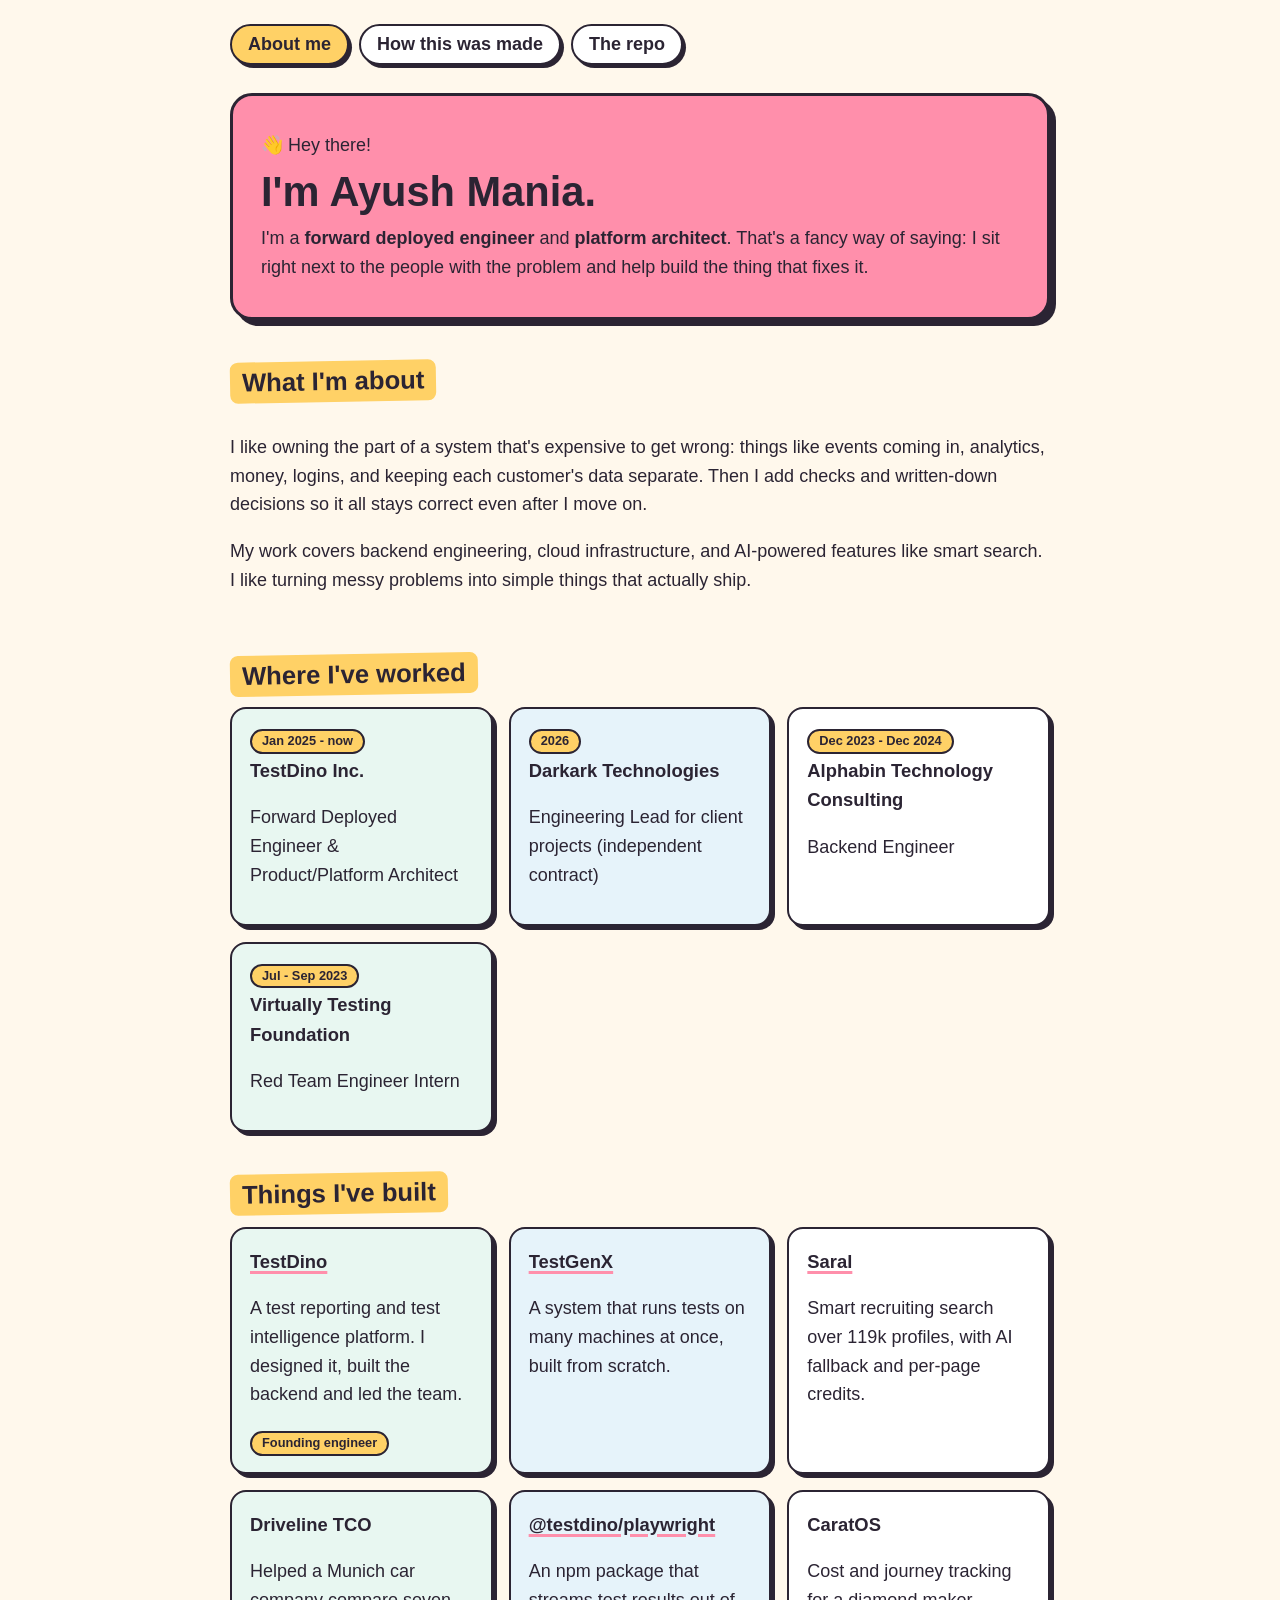
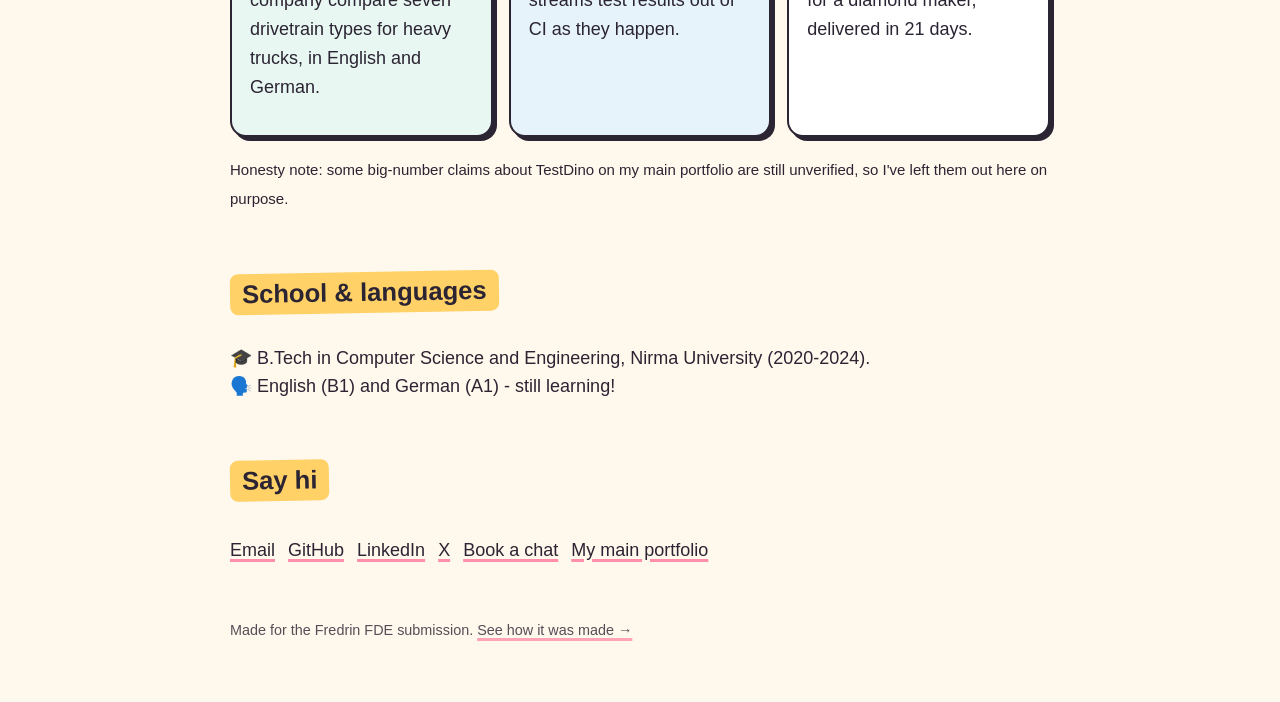
<file: index.html>
<!doctype html>
<html lang="en">
<head>
<meta charset="utf-8">
<meta name="viewport" content="width=device-width,initial-scale=1">
<title>Hi, I'm Ayush Mania</title>
<meta name="description" content="Ayush Mania - forward deployed engineer and platform architect. A casual About Me page.">
<link rel="stylesheet" href="assets/style.css">
</head>
<body>
<div class="wrap">
<nav><a class="here" href="index.html">About me</a><a href="work.html">How this was made</a><a href="https://github.com/ayush-mania/fredrin-ayush-portfolio">The repo</a></nav>

<header class="hero">
<p><span class="wave">👋</span> Hey there!</p>
<h1>I'm Ayush Mania.</h1>
<p>I'm a <strong>forward deployed engineer</strong> and <strong>platform architect</strong>. That's a fancy way of saying: I sit right next to the people with the problem and help build the thing that fixes it.</p>
</header>

<h2>What I'm about</h2>
<p>I like owning the part of a system that's expensive to get wrong: things like events coming in, analytics, money, logins, and keeping each customer's data separate. Then I add checks and written-down decisions so it all stays correct even after I move on.</p>
<p>My work covers backend engineering, cloud infrastructure, and AI-powered features like smart search. I like turning messy problems into simple things that actually ship.</p>

<h2>Where I've worked</h2>
<div class="cards">
<div class="card"><span class="tag">Jan 2025 - now</span><h3>TestDino Inc.</h3><p>Forward Deployed Engineer &amp; Product/Platform Architect</p></div>
<div class="card"><span class="tag">2026</span><h3>Darkark Technologies</h3><p>Engineering Lead for client projects (independent contract)</p></div>
<div class="card"><span class="tag">Dec 2023 - Dec 2024</span><h3>Alphabin Technology Consulting</h3><p>Backend Engineer</p></div>
<div class="card"><span class="tag">Jul - Sep 2023</span><h3>Virtually Testing Foundation</h3><p>Red Team Engineer Intern</p></div>
</div>

<h2>Things I've built</h2>
<div class="cards">
<div class="card"><h3><a href="https://www.testdino.com">TestDino</a></h3><p>A test reporting and test intelligence platform. I designed it, built the backend and led the team.</p><span class="tag">Founding engineer</span></div>
<div class="card"><h3><a href="https://www.testgenx.com">TestGenX</a></h3><p>A system that runs tests on many machines at once, built from scratch.</p></div>
<div class="card"><h3><a href="https://www.saralhire.ai">Saral</a></h3><p>Smart recruiting search over 119k profiles, with AI fallback and per-page credits.</p></div>
<div class="card"><h3>Driveline TCO</h3><p>Helped a Munich car company compare seven drivetrain types for heavy trucks, in English and German.</p></div>
<div class="card"><h3><a href="https://www.npmjs.com/package/@testdino/playwright">@testdino/playwright</a></h3><p>An npm package that streams test results out of CI as they happen.</p></div>
<div class="card"><h3>CaratOS</h3><p>Cost and journey tracking for a diamond maker, delivered in 21 days.</p></div>
</div>
<p><small>Honesty note: some big-number claims about TestDino on my main portfolio are still unverified, so I've left them out here on purpose.</small></p>

<h2>School &amp; languages</h2>
<p>🎓 B.Tech in Computer Science and Engineering, Nirma University (2020-2024).<br>🗣️ English (B1) and German (A1) - still learning!</p>

<h2>Say hi</h2>
<p class="links">
<a href="mailto:ayushmania300@gmail.com">Email</a>
<a href="https://github.com/ayush-mania">GitHub</a>
<a href="https://www.linkedin.com/in/ayushmania">LinkedIn</a>
<a href="https://www.x.com/mania_ayush">X</a>
<a href="https://cal.com/ayushmania">Book a chat</a>
<a href="https://ayush-mania.vercel.app">My main portfolio</a>
</p>

<footer>Made for the Fredrin FDE submission. <a href="work.html">See how it was made →</a></footer>
</div>
</body>
</html>
</file>
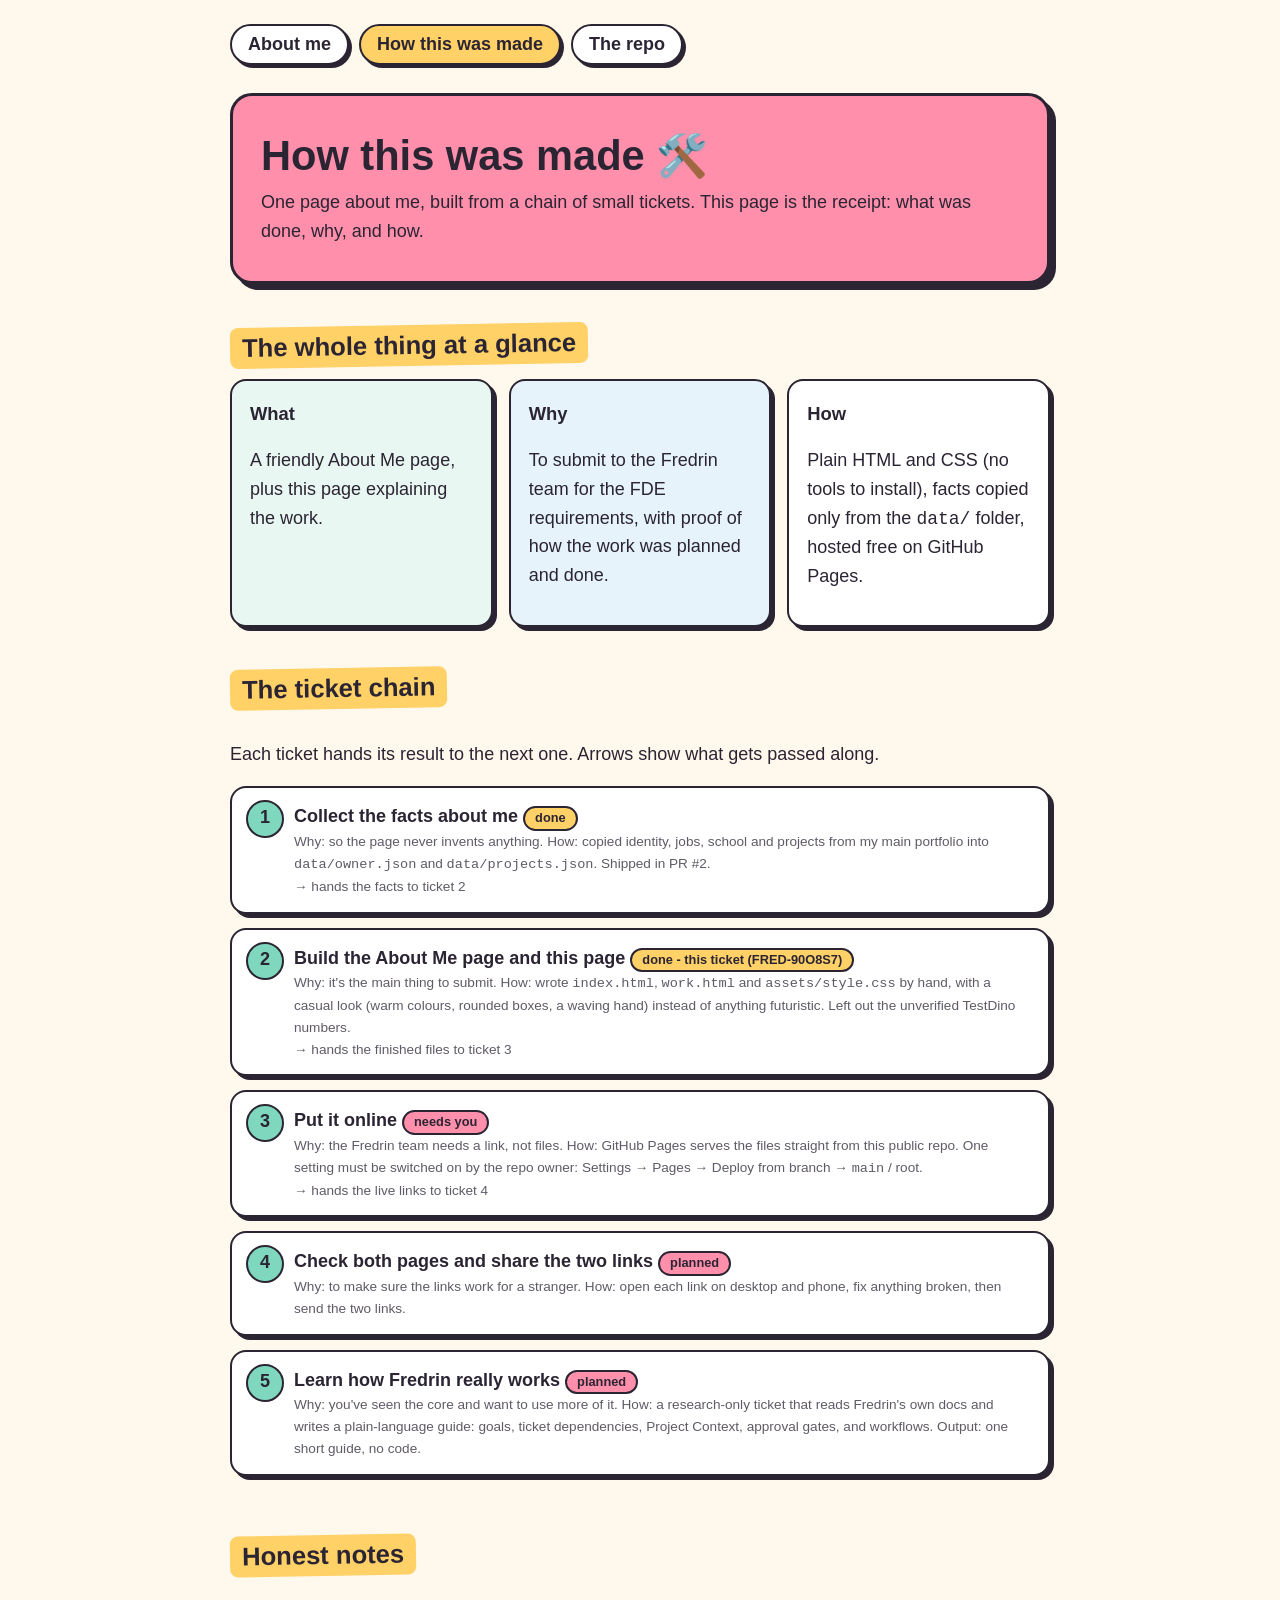
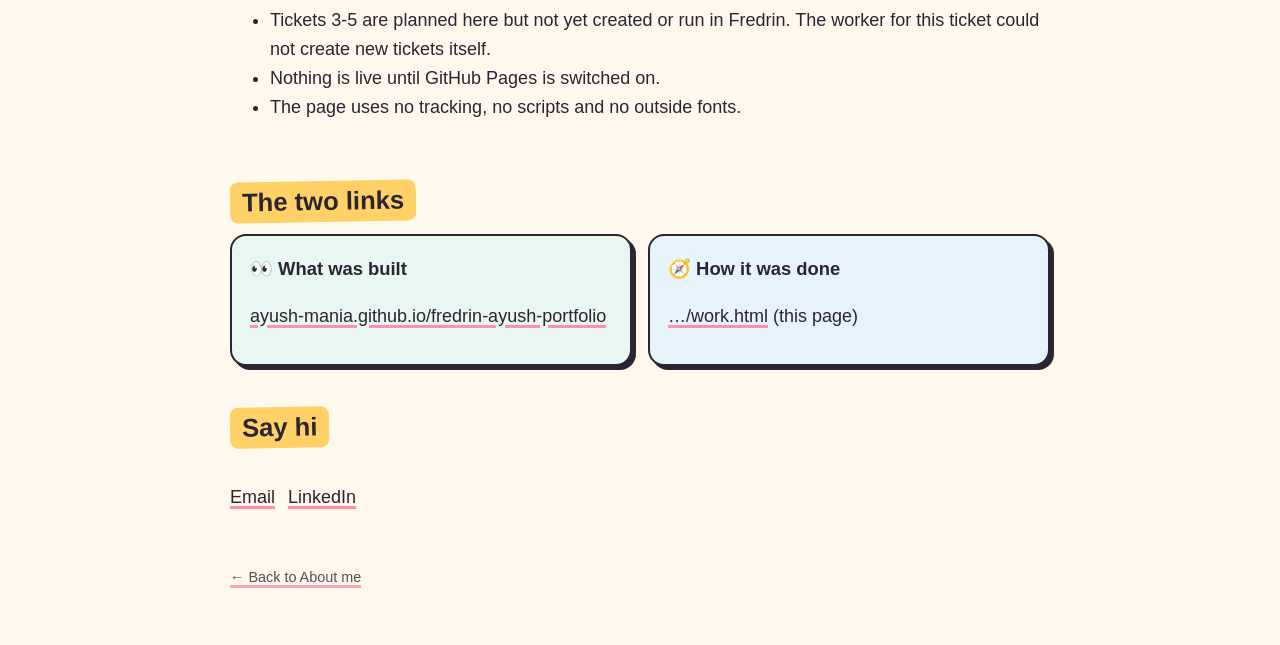
<file: work.html>
<!doctype html>
<html lang="en">
<head>
<meta charset="utf-8">
<meta name="viewport" content="width=device-width,initial-scale=1">
<title>How this was made - Ayush's About Me</title>
<link rel="stylesheet" href="assets/style.css">
</head>
<body>
<div class="wrap">
<nav><a href="index.html">About me</a><a class="here" href="work.html">How this was made</a><a href="https://github.com/ayush-mania/fredrin-ayush-portfolio">The repo</a></nav>

<header class="hero">
<h1>How this was made 🛠️</h1>
<p>One page about me, built from a chain of small tickets. This page is the receipt: what was done, why, and how.</p>
</header>

<h2>The whole thing at a glance</h2>
<div class="cards">
<div class="card"><h3>What</h3><p>A friendly About Me page, plus this page explaining the work.</p></div>
<div class="card"><h3>Why</h3><p>To submit to the Fredrin team for the FDE requirements, with proof of how the work was planned and done.</p></div>
<div class="card"><h3>How</h3><p>Plain HTML and CSS (no tools to install), facts copied only from the <code>data/</code> folder, hosted free on GitHub Pages.</p></div>
</div>

<h2>The ticket chain</h2>
<p>Each ticket hands its result to the next one. Arrows show what gets passed along.</p>
<ol class="steps">
<li><strong>Collect the facts about me</strong> <span class="tag">done</span>
<span class="arrow">Why: so the page never invents anything. How: copied identity, jobs, school and projects from my main portfolio into <code>data/owner.json</code> and <code>data/projects.json</code>. Shipped in PR #2.</span>
<span class="arrow">→ hands the facts to ticket 2</span></li>
<li><strong>Build the About Me page and this page</strong> <span class="tag">done - this ticket (FRED-90O8S7)</span>
<span class="arrow">Why: it's the main thing to submit. How: wrote <code>index.html</code>, <code>work.html</code> and <code>assets/style.css</code> by hand, with a casual look (warm colours, rounded boxes, a waving hand) instead of anything futuristic. Left out the unverified TestDino numbers.</span>
<span class="arrow">→ hands the finished files to ticket 3</span></li>
<li><strong>Put it online</strong> <span class="tag warn">needs you</span>
<span class="arrow">Why: the Fredrin team needs a link, not files. How: GitHub Pages serves the files straight from this public repo. One setting must be switched on by the repo owner: Settings → Pages → Deploy from branch → <code>main</code> / root.</span>
<span class="arrow">→ hands the live links to ticket 4</span></li>
<li><strong>Check both pages and share the two links</strong> <span class="tag warn">planned</span>
<span class="arrow">Why: to make sure the links work for a stranger. How: open each link on desktop and phone, fix anything broken, then send the two links.</span></li>
<li><strong>Learn how Fredrin really works</strong> <span class="tag warn">planned</span>
<span class="arrow">Why: you've seen the core and want to use more of it. How: a research-only ticket that reads Fredrin's own docs and writes a plain-language guide: goals, ticket dependencies, Project Context, approval gates, and workflows. Output: one short guide, no code.</span></li>
</ol>

<h2>Honest notes</h2>
<ul>
<li>Tickets 3-5 are planned here but not yet created or run in Fredrin. The worker for this ticket could not create new tickets itself.</li>
<li>Nothing is live until GitHub Pages is switched on.</li>
<li>The page uses no tracking, no scripts and no outside fonts.</li>
</ul>

<h2>The two links</h2>
<div class="cards">
<div class="card"><h3>👀 What was built</h3><p><a href="https://ayush-mania.github.io/fredrin-ayush-portfolio/">ayush-mania.github.io/fredrin-ayush-portfolio</a></p></div>
<div class="card"><h3>🧭 How it was done</h3><p><a href="https://ayush-mania.github.io/fredrin-ayush-portfolio/work.html">…/work.html</a> (this page)</p></div>
</div>

<h2>Say hi</h2>
<p class="links">
<a href="mailto:ayushmania300@gmail.com">Email</a>
<a href="https://www.linkedin.com/in/ayushmania">LinkedIn</a>
</p>

<footer><a href="index.html">← Back to About me</a></footer>
</div>
</body>
</html>
</file>
<file: assets/style.css>
:root{--paper:#fff8ec;--ink:#2b2433;--pink:#ff8fab;--yellow:#ffd166;--mint:#7fd8be;--sky:#8ecae6;--card:#ffffff}
*{box-sizing:border-box}
body{margin:0;background:var(--paper);color:var(--ink);font-family:"Comic Neue","Trebuchet MS","Segoe UI",sans-serif;font-size:18px;line-height:1.6}
a{color:var(--ink);text-decoration-color:var(--pink);text-decoration-thickness:3px;text-underline-offset:3px}
a:hover{background:var(--yellow)}
.wrap{max-width:860px;margin:0 auto;padding:24px 20px 60px}
nav{display:flex;gap:10px;flex-wrap:wrap;margin-bottom:28px}
nav a{border:2.5px solid var(--ink);border-radius:999px;padding:4px 16px;text-decoration:none;background:var(--card);font-weight:700;box-shadow:3px 3px 0 var(--ink)}
nav a.here{background:var(--yellow)}
h1{font-size:2.6rem;line-height:1.15;margin:.2em 0}
h2{font-size:1.6rem;margin:1.6em 0 .5em;display:inline-block;background:var(--yellow);padding:0 12px;border-radius:8px;transform:rotate(-1deg)}
.hero{background:var(--pink);border:3px solid var(--ink);border-radius:22px;padding:28px;box-shadow:6px 6px 0 var(--ink)}
.hero p{margin:.4em 0}
.wave{display:inline-block;animation:wave 2s ease-in-out infinite;transform-origin:70% 70%}
@keyframes wave{0%,60%,100%{transform:rotate(0)}10%,30%{transform:rotate(14deg)}20%,40%{transform:rotate(-8deg)}50%{transform:rotate(10deg)}}
.cards{display:grid;grid-template-columns:repeat(auto-fit,minmax(250px,1fr));gap:16px}
.card{background:var(--card);border:2.5px solid var(--ink);border-radius:16px;padding:16px 18px;box-shadow:4px 4px 0 var(--ink)}
.card:nth-child(3n+1){background:#e8f7f1}.card:nth-child(3n+2){background:#e6f3fa}
.card h3{margin:.1em 0 .3em;font-size:1.15rem}
.tag{display:inline-block;font-size:.8rem;font-weight:700;border:2px solid var(--ink);border-radius:999px;padding:0 10px;background:var(--yellow)}
.tag.warn{background:var(--pink)}
.links a{display:inline-block;margin:4px 8px 4px 0}
ol.steps{padding-left:0;list-style:none;counter-reset:s}
ol.steps li{counter-increment:s;position:relative;margin:14px 0;padding:14px 16px 14px 62px;background:var(--card);border:2.5px solid var(--ink);border-radius:16px;box-shadow:4px 4px 0 var(--ink)}
ol.steps li::before{content:counter(s);position:absolute;left:14px;top:12px;width:34px;height:34px;border-radius:50%;background:var(--mint);border:2.5px solid var(--ink);text-align:center;line-height:30px;font-weight:700}
ol.steps li .arrow{display:block;font-size:.85rem;opacity:.75}
footer{margin-top:50px;font-size:.9rem;opacity:.8}
@media (prefers-reduced-motion:reduce){.wave{animation:none}}
</file>
